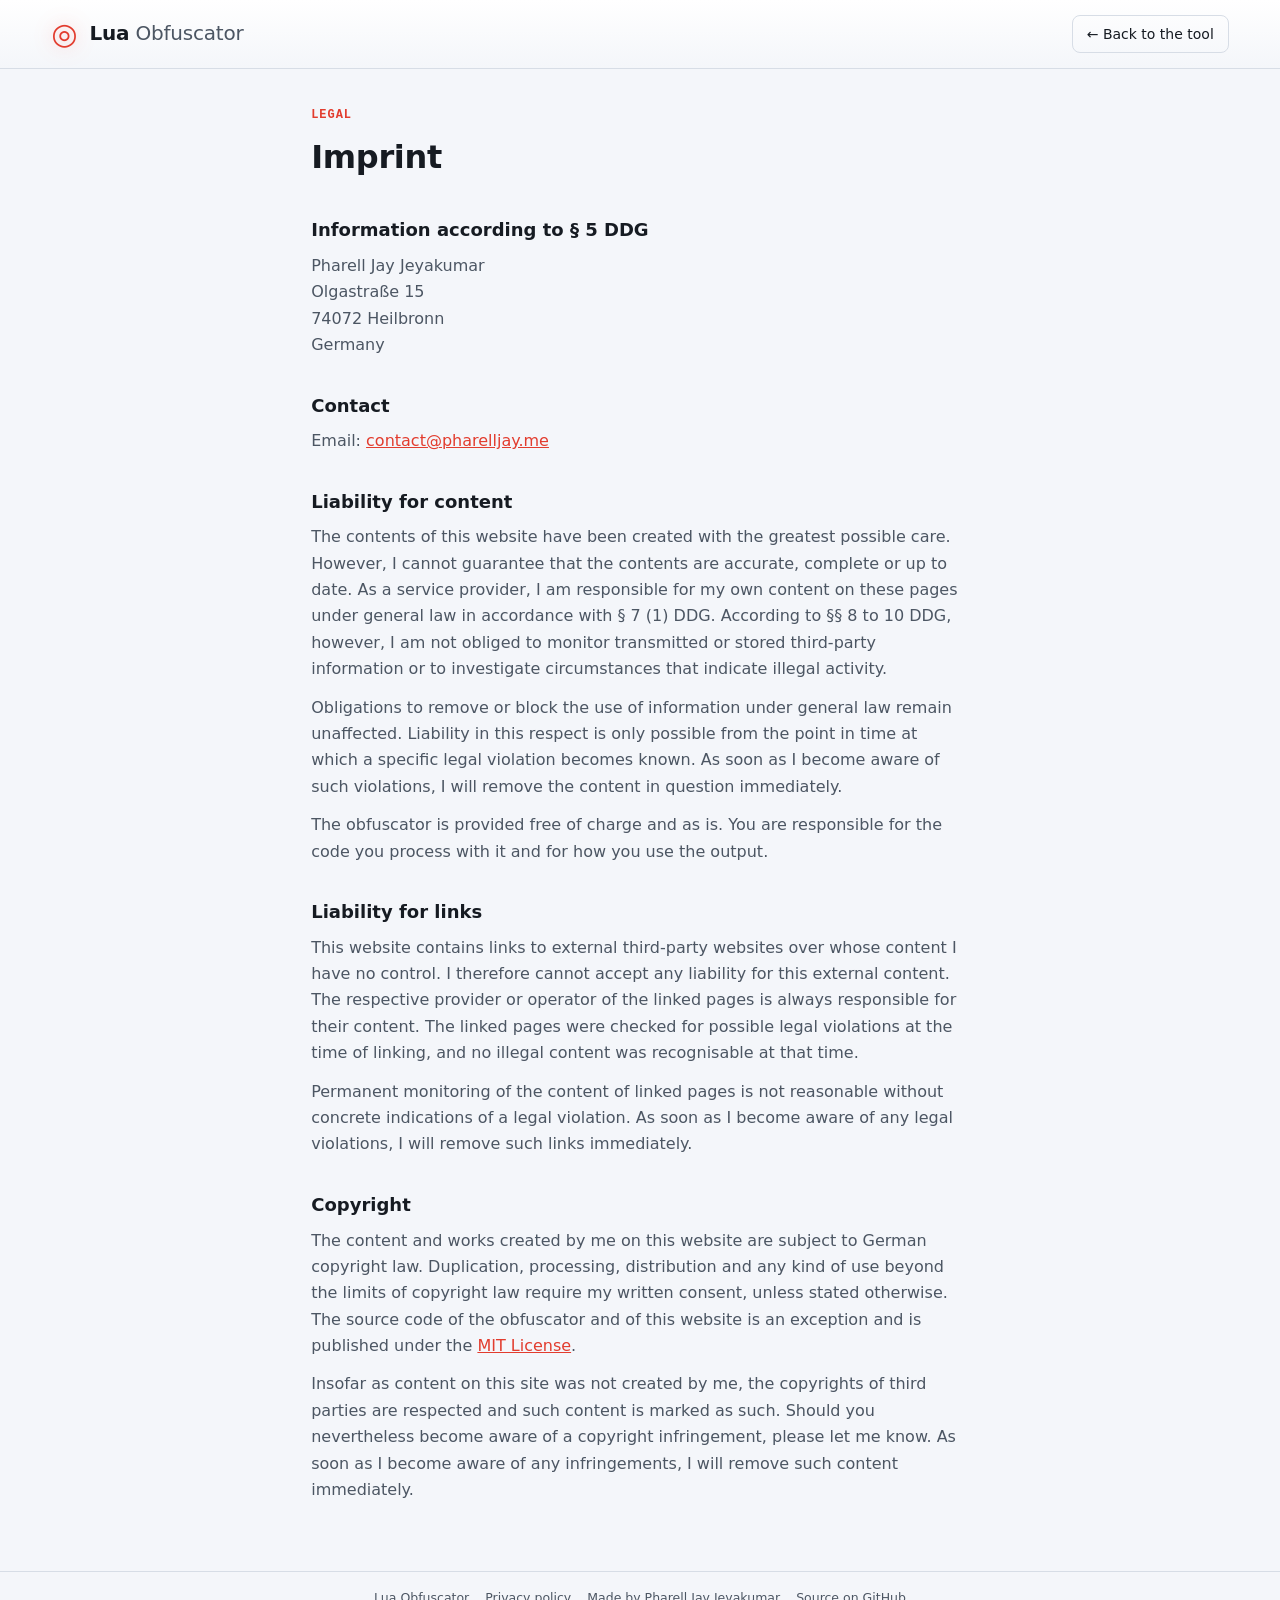
<file: web/imprint.html>
<!doctype html>
<html lang="en">
<head>
<meta charset="utf-8" />
<meta name="viewport" content="width=device-width, initial-scale=1" />
<title>Imprint · Lua Obfuscator</title>
<meta name="description" content="Legal imprint (Impressum) of the Lua Obfuscator at luaobfuscator.pharelljay.me." />
<!-- Keep the imprint out of search results -->
<meta name="robots" content="noindex, follow" />
<link rel="stylesheet" href="styles.css" />
<!-- Same light/dark choice as the tool (set with its theme toggle) -->
<script>try { const t = localStorage.getItem("luaobfuscator.theme") || localStorage.getItem("deadeye.theme"); if (t === "light" || t === "dark") document.documentElement.setAttribute("data-theme", t); } catch {}</script>
</head>
<body class="legal-page">
<header class="topbar">
  <a class="brand legal-brand" href="./">
    <span class="logo" aria-hidden="true">◎</span>
    <h1>Lua<span class="brand-dim"> Obfuscator</span></h1>
  </a>
  <a class="btn ghost" href="./">← Back to the tool</a>
</header>
<main class="legal">
  <p class="legal-kicker">Legal</p>
  <h2>Imprint</h2>

  <section>
    <h3>Information according to § 5 DDG</h3>
    <p>Pharell Jay Jeyakumar<br />
      Olgastraße 15<br />
      74072 Heilbronn<br />
      Germany</p>
  </section>

  <section>
    <h3>Contact</h3>
    <p>Email: <a href="mailto:contact@pharelljay.me">contact@pharelljay.me</a></p>
  </section>

  <section>
    <h3>Liability for content</h3>
    <p>The contents of this website have been created with the greatest possible care. However, I cannot guarantee that the contents are accurate, complete or up to date. As a service provider, I am responsible for my own content on these pages under general law in accordance with § 7 (1) DDG. According to §§ 8 to 10 DDG, however, I am not obliged to monitor transmitted or stored third-party information or to investigate circumstances that indicate illegal activity.</p>
    <p>Obligations to remove or block the use of information under general law remain unaffected. Liability in this respect is only possible from the point in time at which a specific legal violation becomes known. As soon as I become aware of such violations, I will remove the content in question immediately.</p>
    <p>The obfuscator is provided free of charge and as is. You are responsible for the code you process with it and for how you use the output.</p>
  </section>

  <section>
    <h3>Liability for links</h3>
    <p>This website contains links to external third-party websites over whose content I have no control. I therefore cannot accept any liability for this external content. The respective provider or operator of the linked pages is always responsible for their content. The linked pages were checked for possible legal violations at the time of linking, and no illegal content was recognisable at that time.</p>
    <p>Permanent monitoring of the content of linked pages is not reasonable without concrete indications of a legal violation. As soon as I become aware of any legal violations, I will remove such links immediately.</p>
  </section>

  <section>
    <h3>Copyright</h3>
    <p>The content and works created by me on this website are subject to German copyright law. Duplication, processing, distribution and any kind of use beyond the limits of copyright law require my written consent, unless stated otherwise. The source code of the obfuscator and of this website is an exception and is published under the <a href="https://github.com/PharellJay/LuaObfuscator/blob/main/LICENSE">MIT License</a>.</p>
    <p>Insofar as content on this site was not created by me, the copyrights of third parties are respected and such content is marked as such. Should you nevertheless become aware of a copyright infringement, please let me know. As soon as I become aware of any infringements, I will remove such content immediately.</p>
  </section>
</main>
<footer class="foot">
  <nav class="foot-links" aria-label="Info and legal">
    <a href="./">Lua Obfuscator</a>
    <a href="privacy.html">Privacy policy</a>
    <a href="https://pharelljay.me/">Made by Pharell Jay Jeyakumar</a>
    <a href="https://github.com/PharellJay/LuaObfuscator">Source on GitHub</a>
  </nav>
</footer>
</body>
</html>
</file>
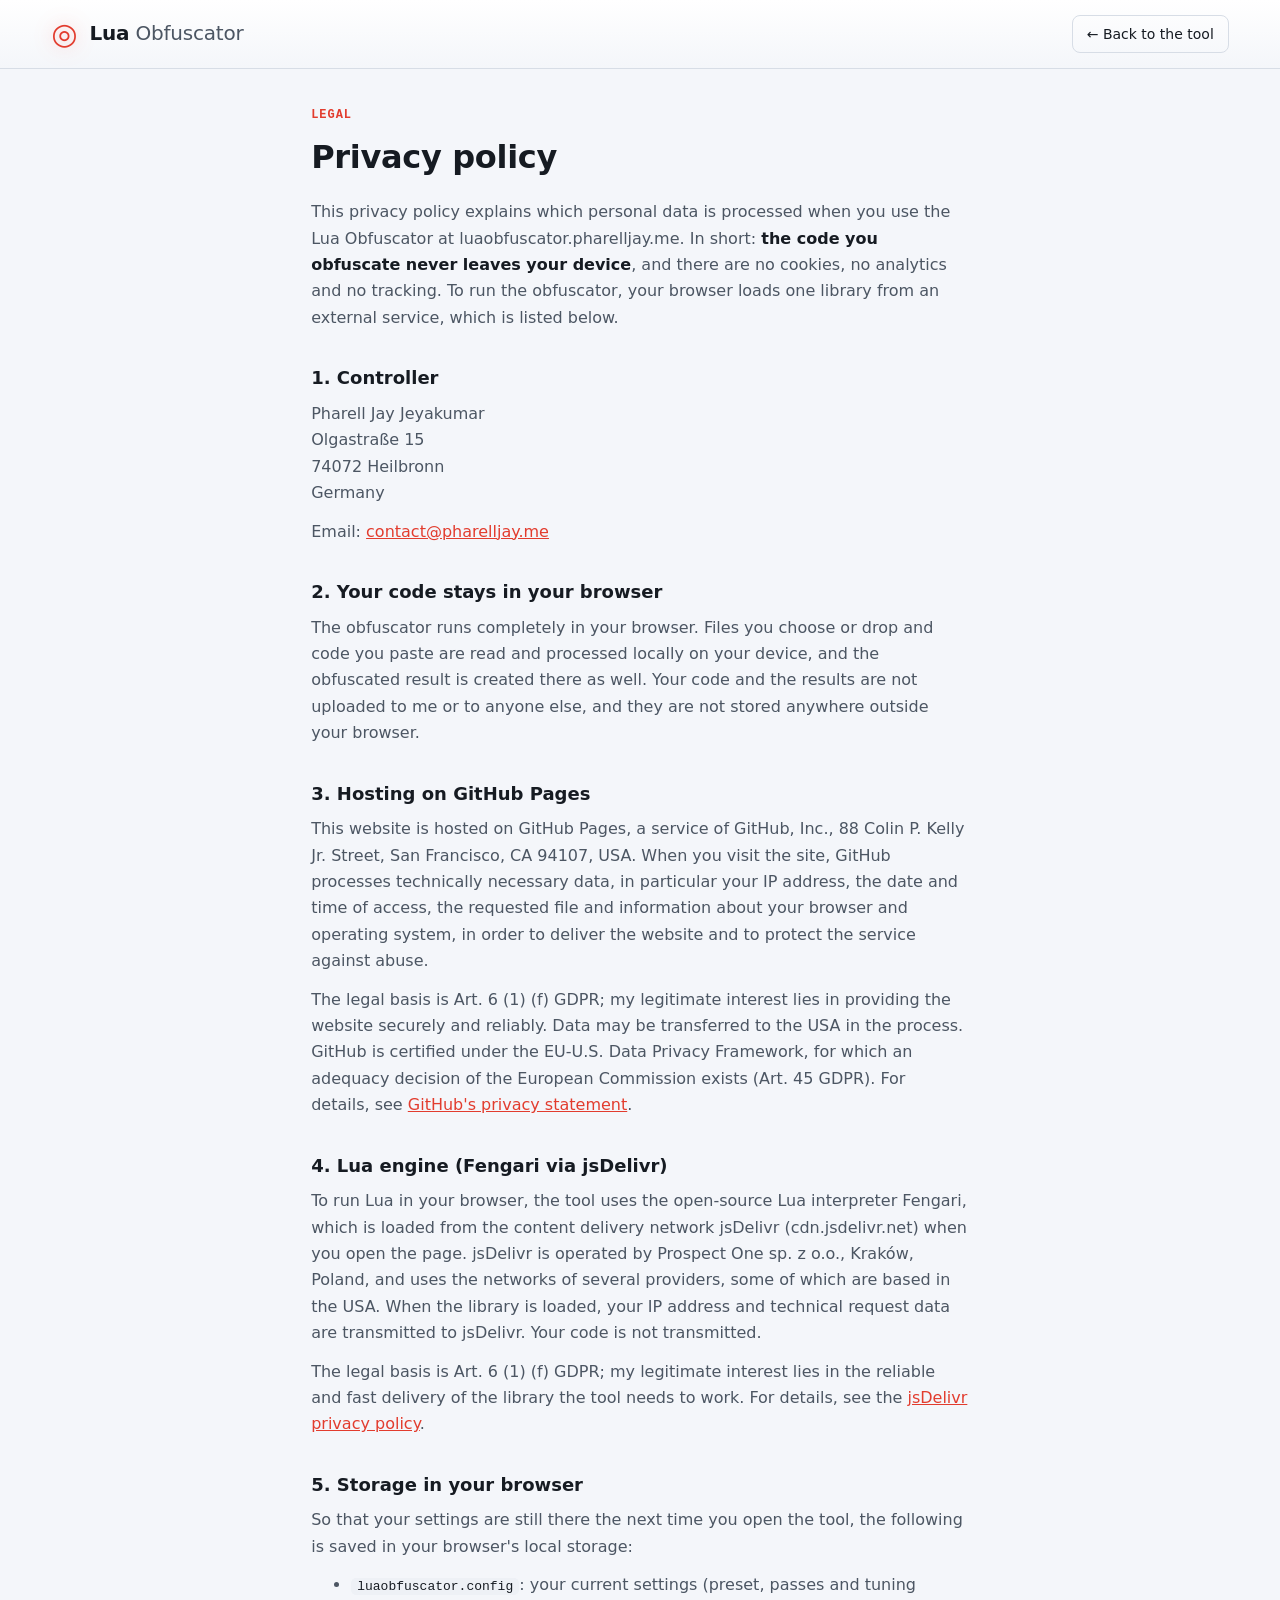
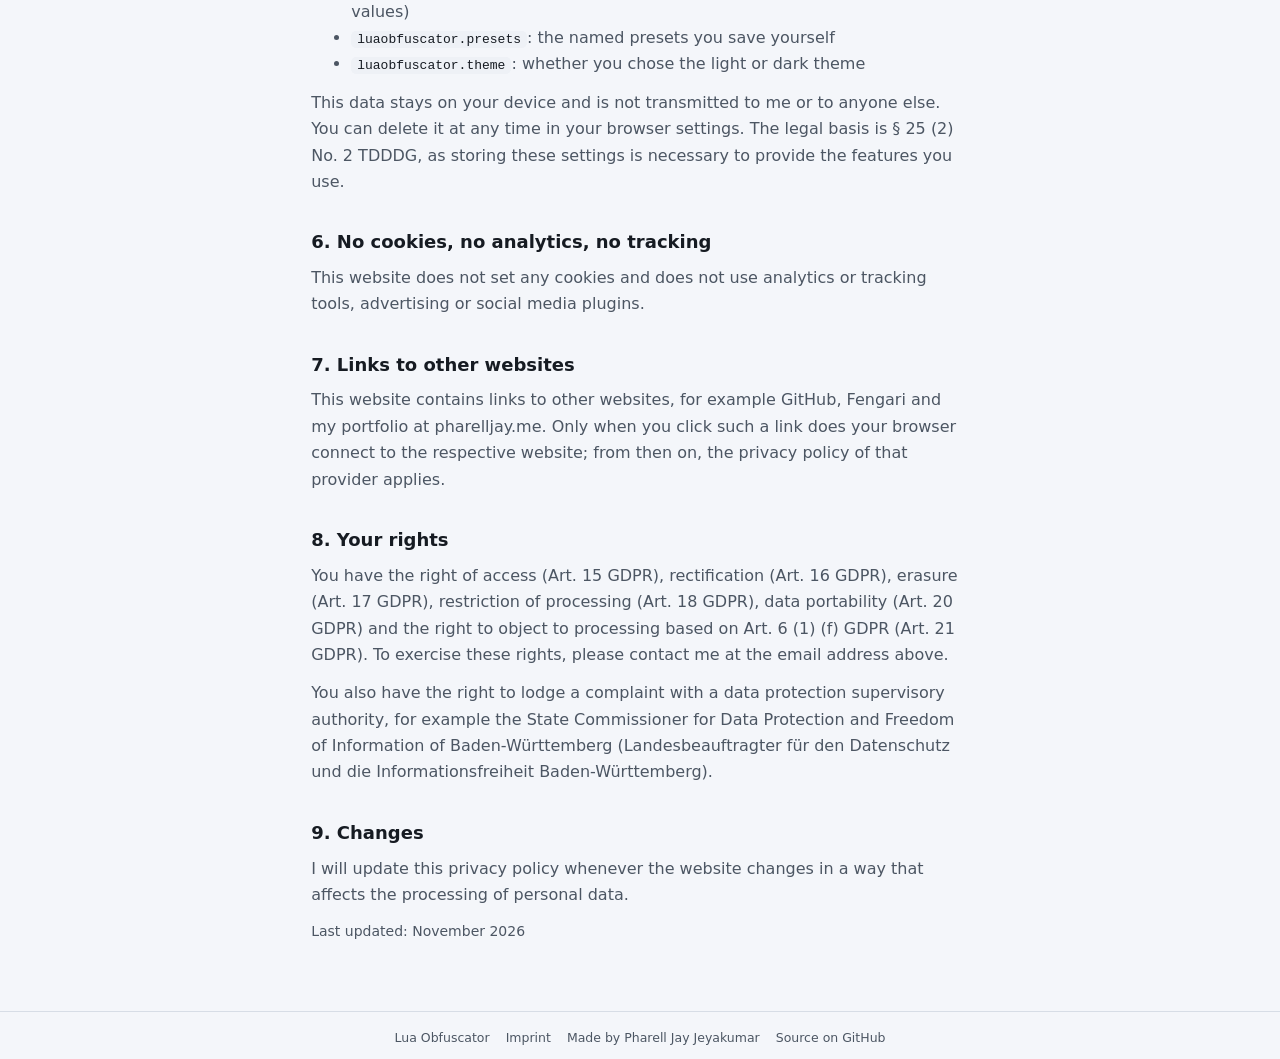
<file: web/privacy.html>
<!doctype html>
<html lang="en">
<head>
<meta charset="utf-8" />
<meta name="viewport" content="width=device-width, initial-scale=1" />
<title>Privacy policy · Lua Obfuscator</title>
<meta name="description" content="Privacy policy of the Lua Obfuscator: your code is processed entirely in your browser and never uploaded." />
<link rel="canonical" href="https://luaobfuscator.pharelljay.me/privacy.html" />
<link rel="stylesheet" href="styles.css" />
<!-- Same light/dark choice as the tool (set with its theme toggle) -->
<script>try { const t = localStorage.getItem("luaobfuscator.theme") || localStorage.getItem("deadeye.theme"); if (t === "light" || t === "dark") document.documentElement.setAttribute("data-theme", t); } catch {}</script>
</head>
<body class="legal-page">
<header class="topbar">
  <a class="brand legal-brand" href="./">
    <span class="logo" aria-hidden="true">◎</span>
    <h1>Lua<span class="brand-dim"> Obfuscator</span></h1>
  </a>
  <a class="btn ghost" href="./">← Back to the tool</a>
</header>
<main class="legal">
  <p class="legal-kicker">Legal</p>
  <h2>Privacy policy</h2>

  <p>This privacy policy explains which personal data is processed when you use the Lua Obfuscator at luaobfuscator.pharelljay.me. In short: <strong>the code you obfuscate never leaves your device</strong>, and there are no cookies, no analytics and no tracking. To run the obfuscator, your browser loads one library from an external service, which is listed below.</p>

  <section>
    <h3>1. Controller</h3>
    <p>Pharell Jay Jeyakumar<br />
      Olgastraße 15<br />
      74072 Heilbronn<br />
      Germany</p>
    <p>Email: <a href="mailto:contact@pharelljay.me">contact@pharelljay.me</a></p>
  </section>

  <section>
    <h3>2. Your code stays in your browser</h3>
    <p>The obfuscator runs completely in your browser. Files you choose or drop and code you paste are read and processed locally on your device, and the obfuscated result is created there as well. Your code and the results are not uploaded to me or to anyone else, and they are not stored anywhere outside your browser.</p>
  </section>

  <section>
    <h3>3. Hosting on GitHub Pages</h3>
    <p>This website is hosted on GitHub Pages, a service of GitHub, Inc., 88 Colin P. Kelly Jr. Street, San Francisco, CA 94107, USA. When you visit the site, GitHub processes technically necessary data, in particular your IP address, the date and time of access, the requested file and information about your browser and operating system, in order to deliver the website and to protect the service against abuse.</p>
    <p>The legal basis is Art. 6 (1) (f) GDPR; my legitimate interest lies in providing the website securely and reliably. Data may be transferred to the USA in the process. GitHub is certified under the EU-U.S. Data Privacy Framework, for which an adequacy decision of the European Commission exists (Art. 45 GDPR). For details, see <a href="https://docs.github.com/en/site-policy/privacy-policies/github-general-privacy-statement">GitHub's privacy statement</a>.</p>
  </section>

  <section>
    <h3>4. Lua engine (Fengari via jsDelivr)</h3>
    <p>To run Lua in your browser, the tool uses the open-source Lua interpreter Fengari, which is loaded from the content delivery network jsDelivr (cdn.jsdelivr.net) when you open the page. jsDelivr is operated by Prospect One sp. z o.o., Kraków, Poland, and uses the networks of several providers, some of which are based in the USA. When the library is loaded, your IP address and technical request data are transmitted to jsDelivr. Your code is not transmitted.</p>
    <p>The legal basis is Art. 6 (1) (f) GDPR; my legitimate interest lies in the reliable and fast delivery of the library the tool needs to work. For details, see the <a href="https://www.jsdelivr.com/terms/privacy-policy-jsdelivr-net">jsDelivr privacy policy</a>.</p>
  </section>

  <section>
    <h3>5. Storage in your browser</h3>
    <p>So that your settings are still there the next time you open the tool, the following is saved in your browser's local storage:</p>
    <ul>
      <li><code>luaobfuscator.config</code>: your current settings (preset, passes and tuning values)</li>
      <li><code>luaobfuscator.presets</code>: the named presets you save yourself</li>
      <li><code>luaobfuscator.theme</code>: whether you chose the light or dark theme</li>
    </ul>
    <p>This data stays on your device and is not transmitted to me or to anyone else. You can delete it at any time in your browser settings. The legal basis is § 25 (2) No. 2 TDDDG, as storing these settings is necessary to provide the features you use.</p>
  </section>

  <section>
    <h3>6. No cookies, no analytics, no tracking</h3>
    <p>This website does not set any cookies and does not use analytics or tracking tools, advertising or social media plugins.</p>
  </section>

  <section>
    <h3>7. Links to other websites</h3>
    <p>This website contains links to other websites, for example GitHub, Fengari and my portfolio at pharelljay.me. Only when you click such a link does your browser connect to the respective website; from then on, the privacy policy of that provider applies.</p>
  </section>

  <section>
    <h3>8. Your rights</h3>
    <p>You have the right of access (Art. 15 GDPR), rectification (Art. 16 GDPR), erasure (Art. 17 GDPR), restriction of processing (Art. 18 GDPR), data portability (Art. 20 GDPR) and the right to object to processing based on Art. 6 (1) (f) GDPR (Art. 21 GDPR). To exercise these rights, please contact me at the email address above.</p>
    <p>You also have the right to lodge a complaint with a data protection supervisory authority, for example the State Commissioner for Data Protection and Freedom of Information of Baden-Württemberg (Landesbeauftragter für den Datenschutz und die Informationsfreiheit Baden-Württemberg).</p>
  </section>

  <section>
    <h3>9. Changes</h3>
    <p>I will update this privacy policy whenever the website changes in a way that affects the processing of personal data.</p>
    <p class="legal-updated">Last updated: November 2026</p>
  </section>
</main>
<footer class="foot">
  <nav class="foot-links" aria-label="Info and legal">
    <a href="./">Lua Obfuscator</a>
    <a href="imprint.html">Imprint</a>
    <a href="https://pharelljay.me/">Made by Pharell Jay Jeyakumar</a>
    <a href="https://github.com/PharellJay/LuaObfuscator">Source on GitHub</a>
  </nav>
</footer>
</body>
</html>
</file>
<file: web/styles.css>
:root {
  --bg: #0e1116; --panel: #161b22; --panel-2: #1b2230; --line: #263041;
  --fg: #e6edf3; --fg-dim: #9aa7b4; --fg-faint: #6b7785;
  --accent: #ff5a4d; --accent-2: #ff8673; --ok: #3fb950; --warn: #d29922; --err: #f85149;
  --radius: 10px; --mono: ui-monospace, SFMono-Regular, Menlo, Consolas, monospace;
  --sans: system-ui, -apple-system, Segoe UI, Roboto, sans-serif;
}
@media (prefers-color-scheme: light) {
  :root:not([data-theme="dark"]) {
    --bg:#f4f6fa; --panel:#fff; --panel-2:#eef1f6; --line:#d7dde6;
    --fg:#161b22; --fg-dim:#4c5663; --fg-faint:#7a8696; --accent:#e23c2e;
  }
}
/* Explicit manual override (the header toggle writes data-theme). Needed so a
   "light" choice also applies on a dark-OS machine, where the media query above
   is false. */
:root[data-theme="light"] {
  --bg:#f4f6fa; --panel:#fff; --panel-2:#eef1f6; --line:#d7dde6;
  --fg:#161b22; --fg-dim:#4c5663; --fg-faint:#7a8696; --accent:#e23c2e;
}
* { box-sizing: border-box; }
html, body { margin: 0; }
body { background: var(--bg); color: var(--fg); font-family: var(--sans); line-height: 1.45;
  -webkit-font-smoothing: antialiased; }
h1, h2 { margin: 0; font-weight: 650; letter-spacing: -0.01em; }
a { color: var(--accent-2); }

.topbar { display: flex; justify-content: space-between; align-items: center; gap: 16px;
  padding: 12px max(16px, 4vw); border-bottom: 1px solid var(--line);
  background: linear-gradient(180deg, var(--panel) 0%, var(--bg) 100%); flex-wrap: wrap; }
.brand { display: flex; gap: 14px; align-items: center; }
.logo { font-size: 30px; color: var(--accent); filter: drop-shadow(0 0 10px rgba(255,90,77,.4)); }
.topbar h1 { font-size: 20px; }
.brand-dim { color: var(--fg-dim); font-weight: 400; }
.tagline { margin: 2px 0 0; color: var(--fg-dim); font-size: 13px; }

.status { display: flex; align-items: center; gap: 8px; font-size: 13px; color: var(--fg-dim);
  background: var(--panel-2); border: 1px solid var(--line); padding: 6px 12px; border-radius: 999px; }
.status .dot { width: 8px; height: 8px; border-radius: 50%; background: var(--warn); }
.status[data-state="ready"] .dot { background: var(--ok); box-shadow: 0 0 8px var(--ok); }
.status[data-state="error"] .dot { background: var(--err); }
.status[data-state="busy"] .dot { background: var(--accent); animation: pulse 1s infinite; }
@keyframes pulse { 50% { opacity: .35; } }

.layout { display: grid; grid-template-columns: minmax(520px, 0.95fr) 1fr; gap: 20px;
  padding: 14px max(16px, 4vw); align-items: start; max-width: 1400px; margin: 0 auto; }
@media (max-width: 860px) { .layout { grid-template-columns: 1fr; } }

.panel { background: var(--panel); border: 1px solid var(--line); border-radius: var(--radius); overflow: hidden; }
.panel-head { padding: 10px 16px; border-bottom: 1px solid var(--line); background: var(--panel-2);
  border-top-left-radius: var(--radius); border-top-right-radius: var(--radius); }
.panel-head h2 { font-size: 15px; }
/* overflow:visible lets the sticky cost meter work; rounded corners are kept via
   .panel-head (top) and the panel's own rounded bottom showing through. */
.config { padding-bottom: 8px; overflow: visible; }

/* Config fields pack into balanced columns so the whole panel fits one screen. */
.fields { columns: 2; column-gap: 0; column-rule: 1px solid var(--line); }
.fields > .field { break-inside: avoid; -webkit-column-break-inside: avoid; }
@media (max-width: 1080px) { .fields { columns: 1; column-rule: 0; } }

.field { padding: 9px 14px; border: 0; margin: 0; border-bottom: 1px solid var(--line); }
.field:last-child { border-bottom: 0; }
legend, .field > label { font-size: 12px; text-transform: uppercase; letter-spacing: .06em;
  color: var(--fg-faint); padding: 0; margin-bottom: 5px; font-weight: 600; }
.hint { font-size: 11.5px; line-height: 1.35; color: var(--fg-dim); margin: 4px 0 0; }
.hint.inline { margin: 0; }
code { font-family: var(--mono); background: var(--panel-2); padding: 1px 5px; border-radius: 5px; font-size: .9em; }

.row { display: flex; gap: 8px; align-items: center; flex-wrap: wrap; margin-bottom: 6px; }
.row:last-child { margin-bottom: 0; }
.row.center { justify-content: center; }
label.inline { text-transform: none; letter-spacing: 0; color: var(--fg); font-weight: 400; margin: 0; font-size: 14px; }

input[type="text"], input[type="number"], select, textarea {
  background: var(--bg); color: var(--fg); border: 1px solid var(--line); border-radius: 8px;
  padding: 8px 10px; font-size: 14px; font-family: var(--sans); }
textarea { width: 100%; font-family: var(--mono); font-size: 13px; resize: vertical; }
select { flex: 1; cursor: pointer; }
input[type="number"] { width: 120px; }
input:focus-visible, select:focus-visible, textarea:focus-visible, .dropzone:focus-visible, button:focus-visible {
  outline: 2px solid var(--accent); outline-offset: 1px; }

/* pass toggles */
.toggles { display: grid; grid-template-columns: 1fr 1fr; gap: 4px 12px; }
@media (max-width: 420px) { .toggles { grid-template-columns: 1fr; } }
.switch { display: flex; gap: 8px; align-items: flex-start; font-size: 13.5px; color: var(--fg);
  cursor: pointer; text-transform: none; letter-spacing: 0; font-weight: 400; margin: 1px 0; }
.switch input { margin: 2px 0 0; accent-color: var(--accent); width: 16px; height: 16px; flex: none; }

/* sliders */
.slider { margin-bottom: 8px; }
.slider:last-child { margin-bottom: 0; }
.slider label { display: flex; justify-content: space-between; font-size: 13.5px; color: var(--fg);
  text-transform: none; letter-spacing: 0; font-weight: 400; margin-bottom: 4px; }
.slider output { font-family: var(--mono); color: var(--accent-2); }
input[type="range"] { width: 100%; accent-color: var(--accent); }

/* buttons */
.btn { background: var(--panel-2); color: var(--fg); border: 1px solid var(--line);
  border-radius: 8px; padding: 8px 14px; font-size: 14px; font-family: var(--sans);
  cursor: pointer; transition: border-color .12s, background .12s; }
.btn:hover { border-color: var(--accent); }
.btn.primary { background: var(--accent); border-color: var(--accent); color: #fff; font-weight: 600; }
.btn.primary:hover { background: var(--accent-2); }
.btn.primary:disabled { background: var(--line); border-color: var(--line); color: var(--fg-faint); cursor: not-allowed; }
.btn.ghost { background: transparent; }
.btn.danger:hover { border-color: var(--err); color: var(--err); }

/* dropzone */
.dropzone { margin: 16px; padding: 22px; border: 2px dashed var(--line); border-radius: var(--radius);
  text-align: center; color: var(--fg-dim); transition: border-color .12s, background .12s; }
.dropzone.drag { border-color: var(--accent); background: rgba(255,90,77,.06); color: var(--fg); }
.dropzone p { margin: 0 0 10px; }
.paste { margin-top: 12px; text-align: left; }
.paste summary { cursor: pointer; color: var(--fg-dim); font-size: 13px; }
.paste textarea { margin: 8px 0; }

/* file list */
.filelist { list-style: none; margin: 0 16px; padding: 0; }
.filelist li { display: flex; align-items: center; gap: 10px; padding: 8px 10px; background: var(--panel-2);
  border: 1px solid var(--line); border-radius: 8px; margin-bottom: 6px; font-size: 13.5px; }
.filelist .fname { font-family: var(--mono); flex: 1; overflow: hidden; text-overflow: ellipsis; white-space: nowrap; }
.filelist .fsize { color: var(--fg-faint); font-size: 12px; }
.filelist .x { background: none; border: 0; color: var(--fg-faint); cursor: pointer; font-size: 16px; }
.filelist .x:hover { color: var(--err); }

.actions { display: flex; gap: 10px; align-items: center; padding: 16px; }
.spinner { width: 18px; height: 18px; border: 2px solid var(--line); border-top-color: var(--accent);
  border-radius: 50%; animation: spin .7s linear infinite; }
@keyframes spin { to { transform: rotate(360deg); } }

/* output-cost meter — pinned so it stays visible while the config scrolls */
.cost { position: sticky; top: 0; z-index: 3; background: var(--panel);
  box-shadow: 0 6px 10px -8px rgba(0,0,0,.5); }
.cost .cost-label { float: right; text-transform: none; letter-spacing: 0; font-weight: 700; font-size: 13px; }
.cost-track { position: relative; height: 10px; border-radius: 999px; margin: 6px 0;
  background: linear-gradient(90deg, #3fb950 0%, #c9c421 38%, #e3861f 68%, #f85149 100%); }
.cost-marker { position: absolute; top: -3px; left: 0%; width: 4px; height: 16px; border-radius: 2px;
  background: var(--fg); box-shadow: 0 0 0 2px var(--panel); transform: translateX(-50%); transition: left .2s ease; }

/* progress bar */
.progress { margin: 0 16px 12px; }
.progress-row { display: flex; justify-content: space-between; align-items: baseline; margin-bottom: 6px; gap: 10px; }
.progress-stage { font-size: 13px; color: var(--fg-dim); font-family: var(--mono); overflow: hidden; text-overflow: ellipsis; white-space: nowrap; }
.progress-pct { font-size: 13px; color: var(--accent-2); font-variant-numeric: tabular-nums; font-weight: 600; flex: none; }
.progress-track { height: 8px; background: var(--panel-2); border: 1px solid var(--line); border-radius: 999px; overflow: hidden; }
.progress-fill { height: 100%; width: 0%; border-radius: 999px;
  background: linear-gradient(90deg, var(--accent), var(--accent-2)); transition: width .25s ease; }
.progress.done .progress-fill { background: var(--ok); }

.log { margin: 0 16px 8px; }
.log summary { cursor: pointer; font-size: 13px; color: var(--fg-dim); }
.log pre { background: var(--bg); border: 1px solid var(--line); border-radius: 8px; padding: 10px;
  font-family: var(--mono); font-size: 12px; color: var(--fg-dim); max-height: 180px; overflow: auto;
  margin: 8px 0 0; white-space: pre-wrap; }

/* results */
.results { padding: 0 16px 16px; display: flex; flex-direction: column; gap: 12px; }
.result { border: 1px solid var(--line); border-radius: var(--radius); overflow: hidden; }
.result.err { border-color: var(--err); }
.result-head { display: flex; align-items: center; gap: 10px; padding: 10px 12px; background: var(--panel-2); flex-wrap: wrap; }
.result-head .fname { font-family: var(--mono); font-weight: 600; flex: 1; }
.result-head .meta { color: var(--fg-faint); font-size: 12px; }
.result-head .meta.ok { color: var(--ok); }
.result-actions { display: flex; gap: 8px; padding: 10px 12px 0; }
.result pre { margin: 10px 12px 12px; background: var(--bg); border: 1px solid var(--line); border-radius: 8px;
  padding: 10px; font-family: var(--mono); font-size: 12px; max-height: 260px; overflow: auto;
  white-space: pre; color: var(--fg-dim); }
.result .errmsg { color: var(--err); font-family: var(--mono); font-size: 12.5px; padding: 12px; }

.foot { padding: 11px max(16px,4vw); border-top: 1px solid var(--line); color: var(--fg-faint); font-size: 12.5px; text-align: center; }
.foot-links { display: flex; flex-wrap: wrap; justify-content: center; gap: 4px 16px; margin-top: 6px; }
.foot-links a { color: var(--fg-dim); text-decoration: none; }
.foot-links a:hover { color: var(--accent); text-decoration: underline; }

/* ---------- imprint & privacy pages ---------- */
.legal-page { min-height: 100vh; display: flex; flex-direction: column; }
.legal-brand { display: flex; align-items: center; gap: 12px; color: inherit; text-decoration: none; }
.legal { flex: 1; width: 100%; max-width: 760px; margin: 0 auto; padding: 40px max(16px, 4vw) 56px; line-height: 1.65; }
.legal .legal-kicker { margin: 0; font: 600 12px/1 var(--mono); letter-spacing: .08em; text-transform: uppercase; color: var(--accent); }
.legal h2 { margin: 10px 0 16px; font-size: 32px; }
.legal-page .topbar .btn { text-decoration: none; }
.legal section { margin-top: 32px; }
.legal h3 { margin: 0 0 8px; font-size: 18px; }
.legal p, .legal ul { margin: 0 0 12px; color: var(--fg-dim); }
.legal strong { color: var(--fg); }
.legal a { color: var(--accent); }
.legal code { font: 13px var(--mono); padding: 1px 6px; border-radius: 5px; background: var(--panel-2); color: var(--fg); }
.legal-updated { font-size: 14px; color: var(--fg-faint); }

/* ---------- header controls (theme toggle) ---------- */
.topbar-right { display: flex; align-items: center; gap: 10px; }
.theme-toggle { background: var(--panel-2); color: var(--fg); border: 1px solid var(--line);
  border-radius: 999px; width: 34px; height: 34px; font-size: 16px; line-height: 1; cursor: pointer;
  display: inline-flex; align-items: center; justify-content: center; transition: border-color .12s, background .12s; }
.theme-toggle:hover { border-color: var(--accent); }
.theme-toggle:focus-visible { outline: 2px solid var(--accent); outline-offset: 2px; }

/* ---------- reduced motion ---------- */
@media (prefers-reduced-motion: reduce) {
  *, *::before, *::after {
    animation-duration: 0.001ms !important; animation-iteration-count: 1 !important;
    transition-duration: 0.001ms !important; scroll-behavior: auto !important;
  }
}
</file>
